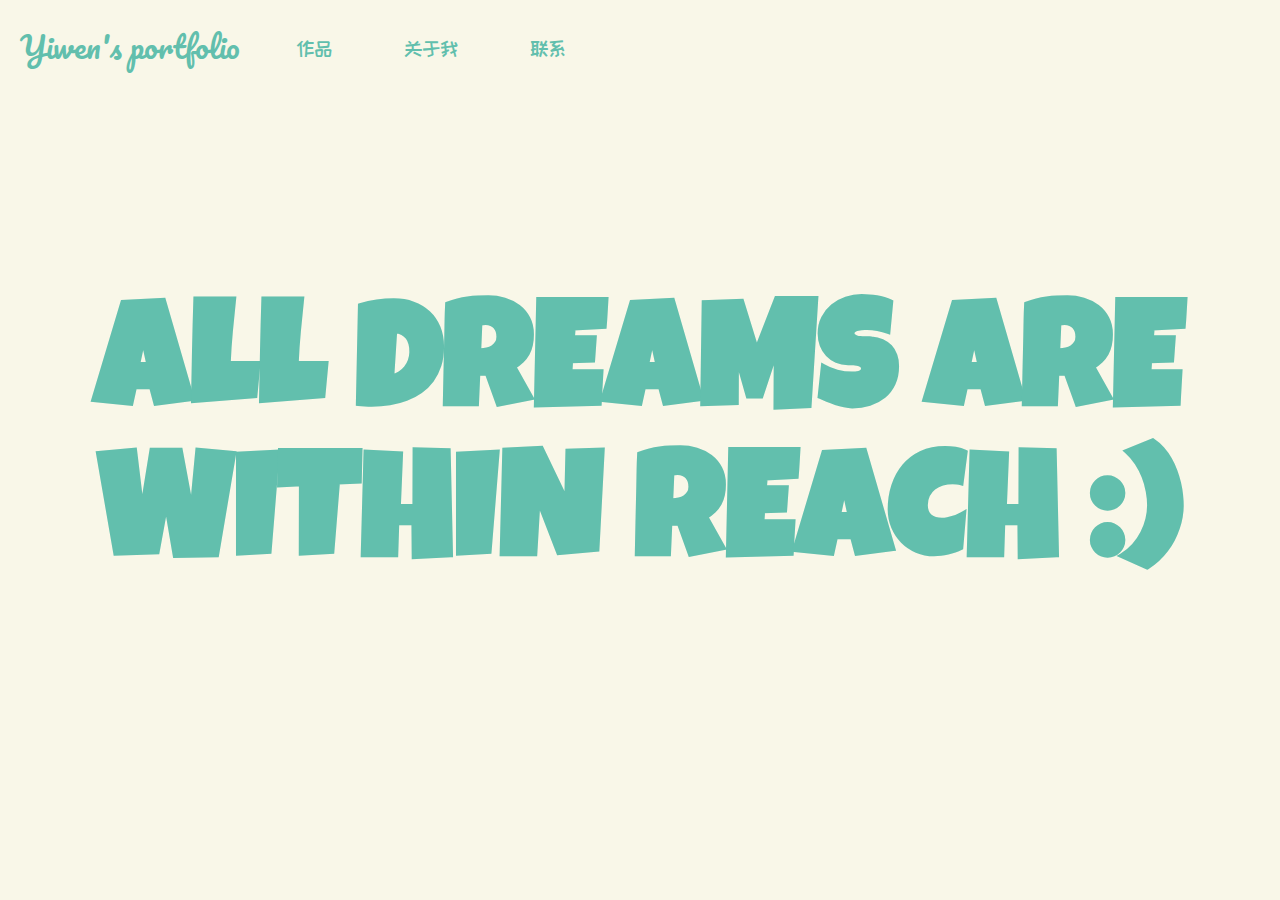
<file: index.html>
<!DOCTYPE html>
<html lang="en">
<head>
	<meta charset="UTF-8">
	<meta http-equiv="X-UA-Compatible" content="IE=edge">
	<link rel="stylesheet" href="assets/css/main.css" />
	<meta name="viewport" content="width=device-width, initial-scale=1.0">
	<link rel="preconnect" href="https://fonts.googleapis.com">
<link rel="preconnect" href="https://fonts.gstatic.com" crossorigin>
<link href="https://fonts.googleapis.com/css2?family=Luckiest+Guy&family=Pacifico&family=ZCOOL+KuaiLe&display=swap" rel="stylesheet"><title>罗怡文作品集</title>
</head>
<body>
	<ul>
		<li><a class="active" href="index.html">Yiwen's portfolio</a></li>
		<li><a href="content.html">作品</a></li>
		<li><a href="about.html">关于我</a></li>
		<li><a href="contact.html">联系</a></li>
	</ul>

	<div class="container-1">
		<h1 class="welcome-topic2">* 欢迎欣赏 * <br>Yiwen 2021作品集</h1>
		
		<h2 class="topic">
			
			<span>All dreams are within reach :)</span>
			
		</h2>
		
	</div>
	
	</div>
</body>
</html>
</file>
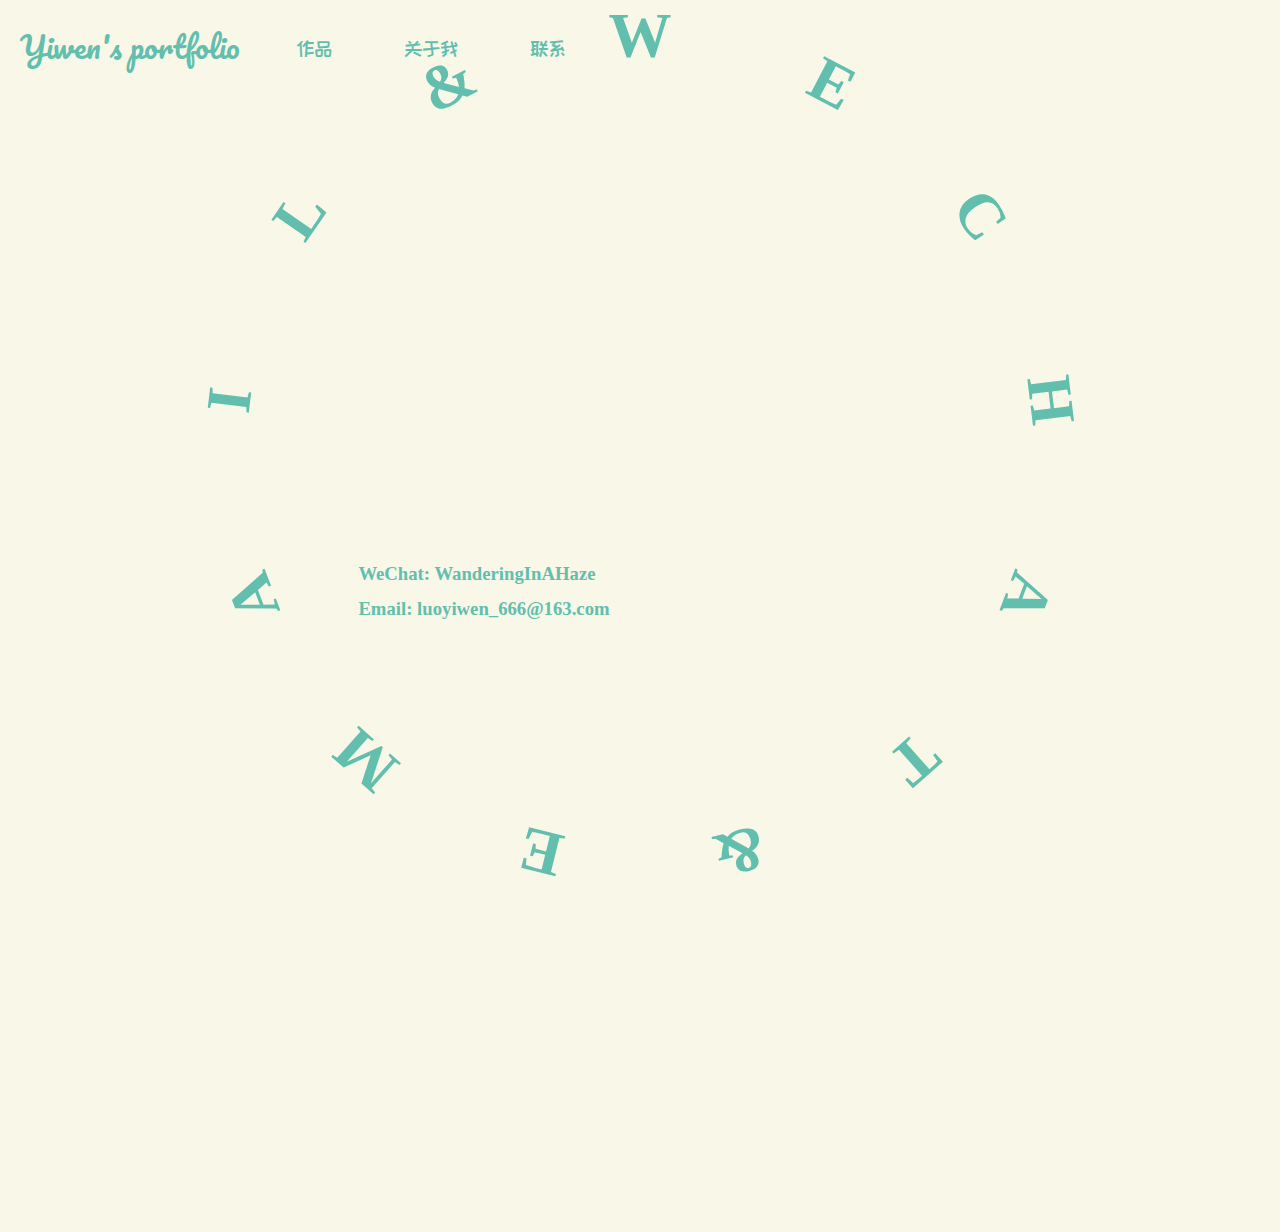
<file: contact.html>
<!DOCTYPE html>
<html lang="en">
<head>
	<meta charset="UTF-8">
	<meta http-equiv="X-UA-Compatible" content="IE=edge">
	<link rel="stylesheet" href="assets/css/main.css" />
	<meta name="viewport" content="width=device-width, initial-scale=1.0">
	<link rel="preconnect" href="https://fonts.googleapis.com">
	<link rel="preconnect" href="https://fonts.gstatic.com" crossorigin>
	<link href="https://fonts.googleapis.com/css2?family=Luckiest+Guy&family=Pacifico&family=ZCOOL+KuaiLe&display=swap" rel="stylesheet">
	<title>罗怡文作品集 - 联系</title>
</head>
<body>
	<ul>
		<li><a class="active" href="index.html">Yiwen's portfolio</a></li>
		<li><a href="content.html">作品</a></li>
		<li><a href="about.html">关于我</a></li>
		<li><a href="contact.html">联系</a></li>
	</ul>

	<br><br><br><br><br><br>

	<div class="container-3">
		<div class="circle">
			WeChat&Email&
		</div>
	</div>
	<h3 class="contact-text">WeChat: WanderingInAHaze</h3>
	<h3 class="contact-text">Email: luoyiwen_666@163.com</h3>
	
</body>
</html>
<script src="javascript.js"></script>
</file>
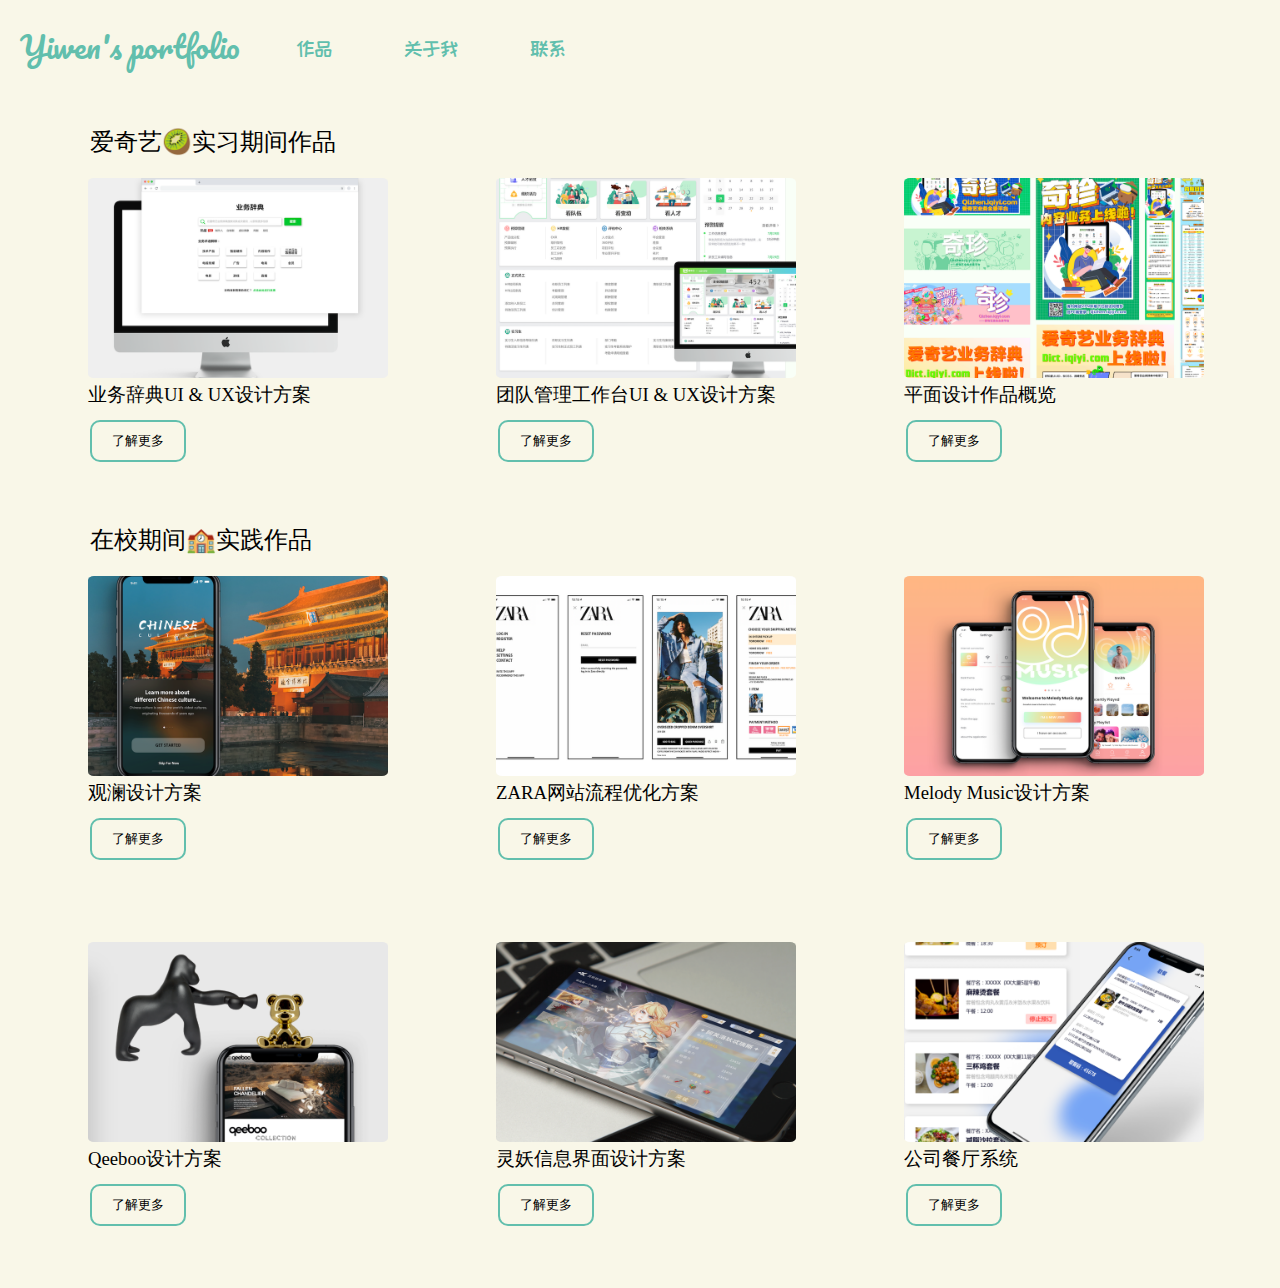
<file: content.html>
<!DOCTYPE html>
<html lang="en">
<head>
    <meta charset="UTF-8">
    <meta http-equiv="X-UA-Compatible" content="IE=edge">
    <meta name="viewport" content="width=device-width, initial-scale=1.0">
    <link rel="preconnect" href="https://fonts.googleapis.com">
    <link rel="preconnect" href="https://fonts.gstatic.com" crossorigin>
    <link href="https://fonts.googleapis.com/css2?family=Luckiest+Guy&family=Pacifico&family=ZCOOL+KuaiLe&display=swap" rel="stylesheet">
    <link rel="stylesheet" href="assets/css/main.css" />
    <title>罗怡文作品集 - 作品</title>
</head>
<body>
    <br><br><br>
	<ul>
		<li><a class="active" href="index.html">Yiwen's portfolio</a></li>
		<li><a href="content.html">作品</a></li>
		<li><a href="about.html">关于我</a></li>
		<li><a href="contact.html">联系</a></li>
	</ul>

	<br><br><br><br>

	<h2 class="text">
		爱奇艺🥝实习期间作品
	</h2>


	<div class="container-2">
		
		<div class="card" style="width: 18rem;">
			<img src="images/业务辞典封面.png" class="card-img" alt="...">
			<div class="card-body">
			<h3 class="card-title">业务辞典UI & UX设计⽅案</h3>
			<a href="业务辞典.html">
				<button class="button button1">了解更多</button>
			</a>
			</div>
		</div>
		<div class="card" style="width: 18rem;">
			<img src="images/工作台封面.png" class="card-img" alt="...">
			<div class="card-body">
			<h3 class="card-title">团队管理⼯作台UI & UX设计⽅案</h3>
			<a href="工作台.html">
				<button class="button button1">了解更多</button>
			</a>
			</div>
		</div>
		<div class="card" style="width: 18rem;">
			<img src="images/平面封面.png" class="card-img" alt="...">
			<div class="card-body">
			<h3 class="card-title">平⾯设计作品概览</h3>
			<a href="平面.html">
				<button class="button button1">了解更多</button>
			</a>
			</div>
		</div>
        
	</div>

	
	<h2 class="text">
		在校期间🏫实践作品
	</h2>

	<div class="container-2">
		
		<div class="card" style="width: 18rem;">
			<img src="images/观澜封面.png" class="card-img" alt="观澜设计⽅案">
			<div class="card-body">
			<h3 class="card-title">观澜设计⽅案</h3>
			<a href="观澜.html">
				<button class="button button1">了解更多</button>
			</a>
			</div>
		</div>

		<div class="card" style="width: 18rem;">
			<img src="images/zara封面.png" class="card-img" alt="ZARA⽹站流程优化⽅案">
			<div class="card-body">
			<h3 class="card-title">ZARA⽹站流程优化⽅案</h3>
			<a href="ZARA⽹站流程优化⽅案.html">
				<button class="button button1">了解更多</button>
			</a>
			</div>
		</div>

		<div class="card" style="width: 18rem;">
			<img src="images/melody封面.png" class="card-img" alt="melody">
			<div class="card-body">
			<h3 class="card-title">Melody Music设计⽅案</h3>
			<a href="melody.html">
				<button class="button button1">了解更多</button>
			</a>
			</div>
		</div>
        <div class="card" style="width: 18rem;">
			<img src="images/qeeboo封面.png" class="card-img" alt="Qeeboo设计⽅案">
			<div class="card-body">
			<h3 class="card-title">Qeeboo设计⽅案</h3>
			<a href="qeeboo.html">
				<button class="button button1">了解更多</button>
			</a>
			</div>
		</div>
		<div class="card" style="width: 18rem;">
			<img src="images/灵妖封面.png" class="card-img" alt="灵妖信息界⾯设计⽅案">
			<div class="card-body">
			<h3 class="card-title">灵妖信息界⾯设计⽅案</h3>
			<a href="灵妖.html">
				<button class="button button1">了解更多</button>
			</a>
			</div>
		</div>
		<div class="card" style="width: 18rem;">
			<img src="images/字节餐厅封面.png" class="card-img" alt="公司餐厅系统">
			<div class="card-body">
			<h3 class="card-title">公司餐厅系统</h3>
			<a href="字节餐厅设计方案.html">
				<button class="button button1">了解更多</button>
			</a>
			</div>
		</div>
	</div>
	
	</div> 
</body>
</html>
</file>
<file: assets/css/main.css>
*{
	margin: 0;
	padding: 0;
}
body{
	background-color: #f9f7e8;
	
}

.container-1{
	height: 100vh;
	display: flex;
	justify-content: center;
	align-items: center;
	overflow: hidden;
}

.topic{
	display: flex;
	font-size: 150px;
	color: #62bfad;
	text-align: center;
	text-transform: uppercase;
	font-family: 'Luckiest Guy', cursive;
	position: absolute;
}

.welcome-topic2{
	display: flex;
	font-size: 80px;
	color: #62bfad;
	text-align: center;
	text-transform: uppercase;
	font-family: 'ZCOOL KuaiLe', cursive;
}

h2 span{
	transition: 1.5s;
	background-color: #f9f7e8;

}

h2:hover span{
	filter:blur(20px);
	opacity:0;
	transform:scale(2);
}


.container-2{
	display: flex;
	flex-wrap: wrap;
	justify-content: center;
}
.card{
	margin: 20px 60px 60px 60px;
}
.card-img{
	width: 300px;
	border-radius: 2%;
}
.card-title{
	margin: 0 0 10px 0;
	font-weight: lighter;

}
.text{
	margin-left: 90px;
	font-weight: lighter;
	
}

  .button {
    background-color: #62bfad; 
    border: none;
    color: #f9f7e8;
	border-radius: 10px;
    padding: 10px 20px;
    text-align: center;
    text-decoration: none;
    display: inline-block;
    font-size: 13px;
    margin: 2px 2px;
    -webkit-transition-duration: 0.4s; 
    transition-duration: 0.4s;
    cursor: pointer;
}

.button1 {
    background-color: #f9f7e8; 
    color: black; 
    border: 2px solid #62bfad;
	font-weight: lighter;
}

.button1:hover {
    background-color: #62bfad;
    color: #f9f7e8;
	font-weight: lighter;

}

  ul {
	position: fixed;
    list-style-type: none;
    margin: 0;
    padding: 0;
    overflow: hidden;
    top: 0;
    width: 100%;
	background-color: #f9f7e8;
	color: #62bfad;
    
}

li {
    float: left;
	margin: 20px 20px 20px 20px;
	font-size: 20px;
	font-family: 'ZCOOL KuaiLe', cursive;
}

li a {
    display: block;
    color: #62bfad;
    text-align: center;
    padding: 18px 16px;
    text-decoration: none;
}

li a:hover:not(.active) {
    color: #1e7262;
}

li a.active {
    font-family: 'Pacifico', cursive;
	font-size: 30px;
	padding: 0;
    
}

@import url('http://fonts.font,im/css?family=Righteous');
.circle{
	width: 45vh;
	height: 45vh;
	border-radius: 50%;
	color: #62bfad;
	font-size: 7vh;
	font-weight: bold;
	text-transform: uppercase;
	font-family: 'Righteous';
	text-align: center;
	animation:spin 20s linear infinite;
	margin-left: 25%;
	margin-bottom: 50px;
}
.circle span{
	position:absolute;
	left:0;
	top:0;
	right: 0;
	bottom: 0;
}
@keyframes spin{
	0%{
		transform:rotate(360deg);
	}
	100%{
		transform:rotate(0);
	}
}

.contact-text{
	color: #62bfad;
	margin: 1% 0 0 28%;
	
}

/* about */
.topic-1{
	display: flex;
	flex-direction: row;
	justify-content: flex-start;
	align-items: flex-start;
	margin: 0 15%;
	
}
.text-1{
	font-size: 15px;
	line-height: 200%;
}
.img-1{
	width: 355px;
	margin: 35px 30px;
}
.neirong{
	font-size: 15px;
	

}
.topic-3{
	width: 850px;
	font-size: 15px;
	margin: 0 15%;
	line-height: 200%;
}v
</file>
